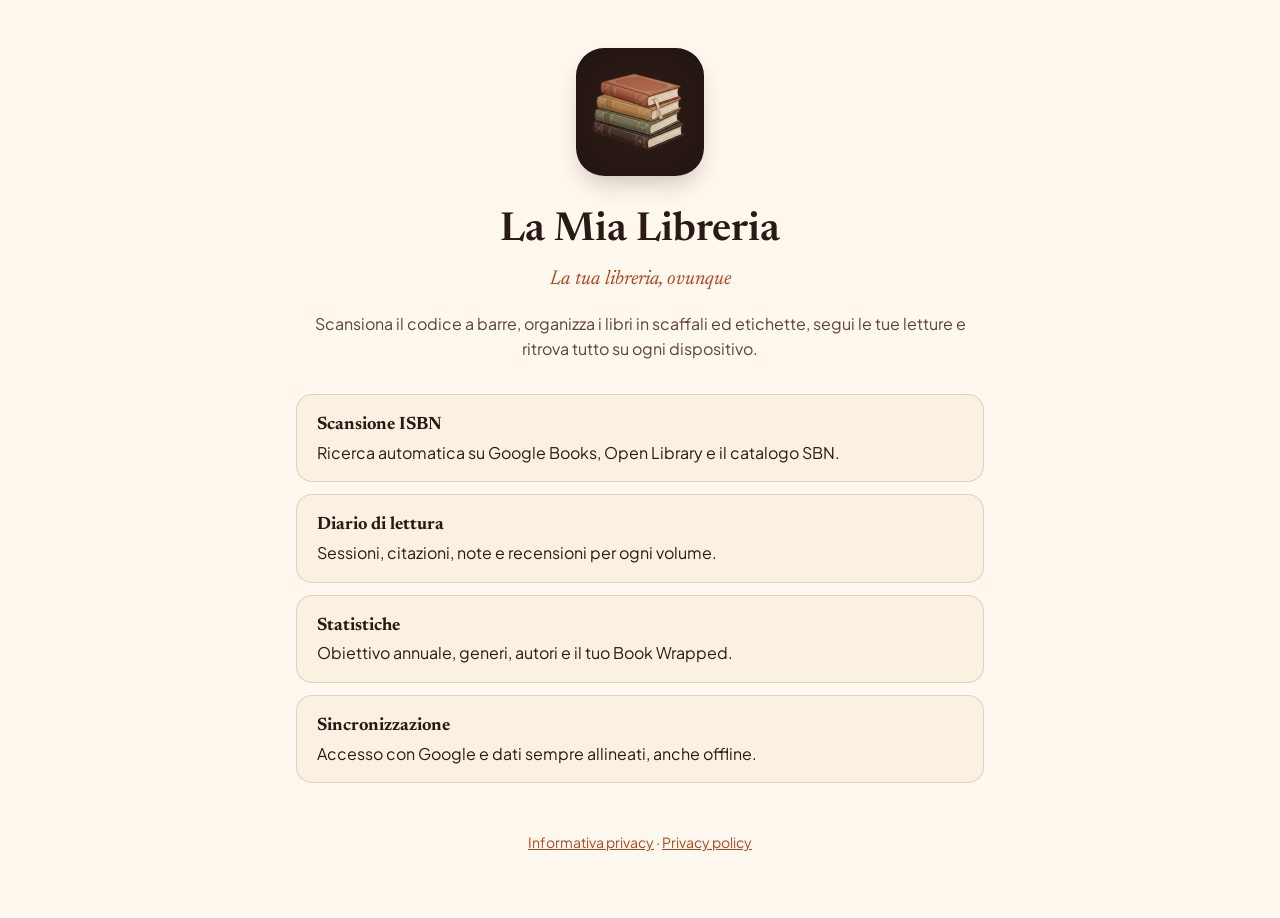
<file: index.html>
<!doctype html>
<html lang="it">
<head>
  <meta charset="utf-8">
  <meta name="viewport" content="width=device-width, initial-scale=1">
  <title>La Mia Libreria</title>
  <meta name="description" content="Cataloga i tuoi libri, segui le letture e ritrova tutto su ogni dispositivo.">
  <link rel="icon" href="icon.png">
  <link rel="preconnect" href="https://fonts.googleapis.com">
  <link rel="stylesheet" href="https://fonts.googleapis.com/css2?family=Newsreader:ital,wght@0,500;0,600;1,500&family=Plus+Jakarta+Sans:wght@400;600&display=swap">
  <link rel="stylesheet" href="styles.css">
</head>
<body>
  <main>
    <section class="hero">
      <img src="icon.png" alt="Icona di La Mia Libreria: una pila di libri rilegati">
      <h1>La Mia Libreria</h1>
      <p class="tagline">La tua libreria, ovunque</p>
      <p class="lead">Scansiona il codice a barre, organizza i libri in scaffali ed etichette, segui le tue letture e ritrova tutto su ogni dispositivo.</p>
    </section>
    <ul class="features">
      <li><strong>Scansione ISBN</strong>Ricerca automatica su Google Books, Open Library e il catalogo SBN.</li>
      <li><strong>Diario di lettura</strong>Sessioni, citazioni, note e recensioni per ogni volume.</li>
      <li><strong>Statistiche</strong>Obiettivo annuale, generi, autori e il tuo Book Wrapped.</li>
      <li><strong>Sincronizzazione</strong>Accesso con Google e dati sempre allineati, anche offline.</li>
    </ul>
    <footer><a href="privacy.html">Informativa privacy</a> · <a href="privacy.html#en">Privacy policy</a></footer>
  </main>
</body>
</html>
</file>
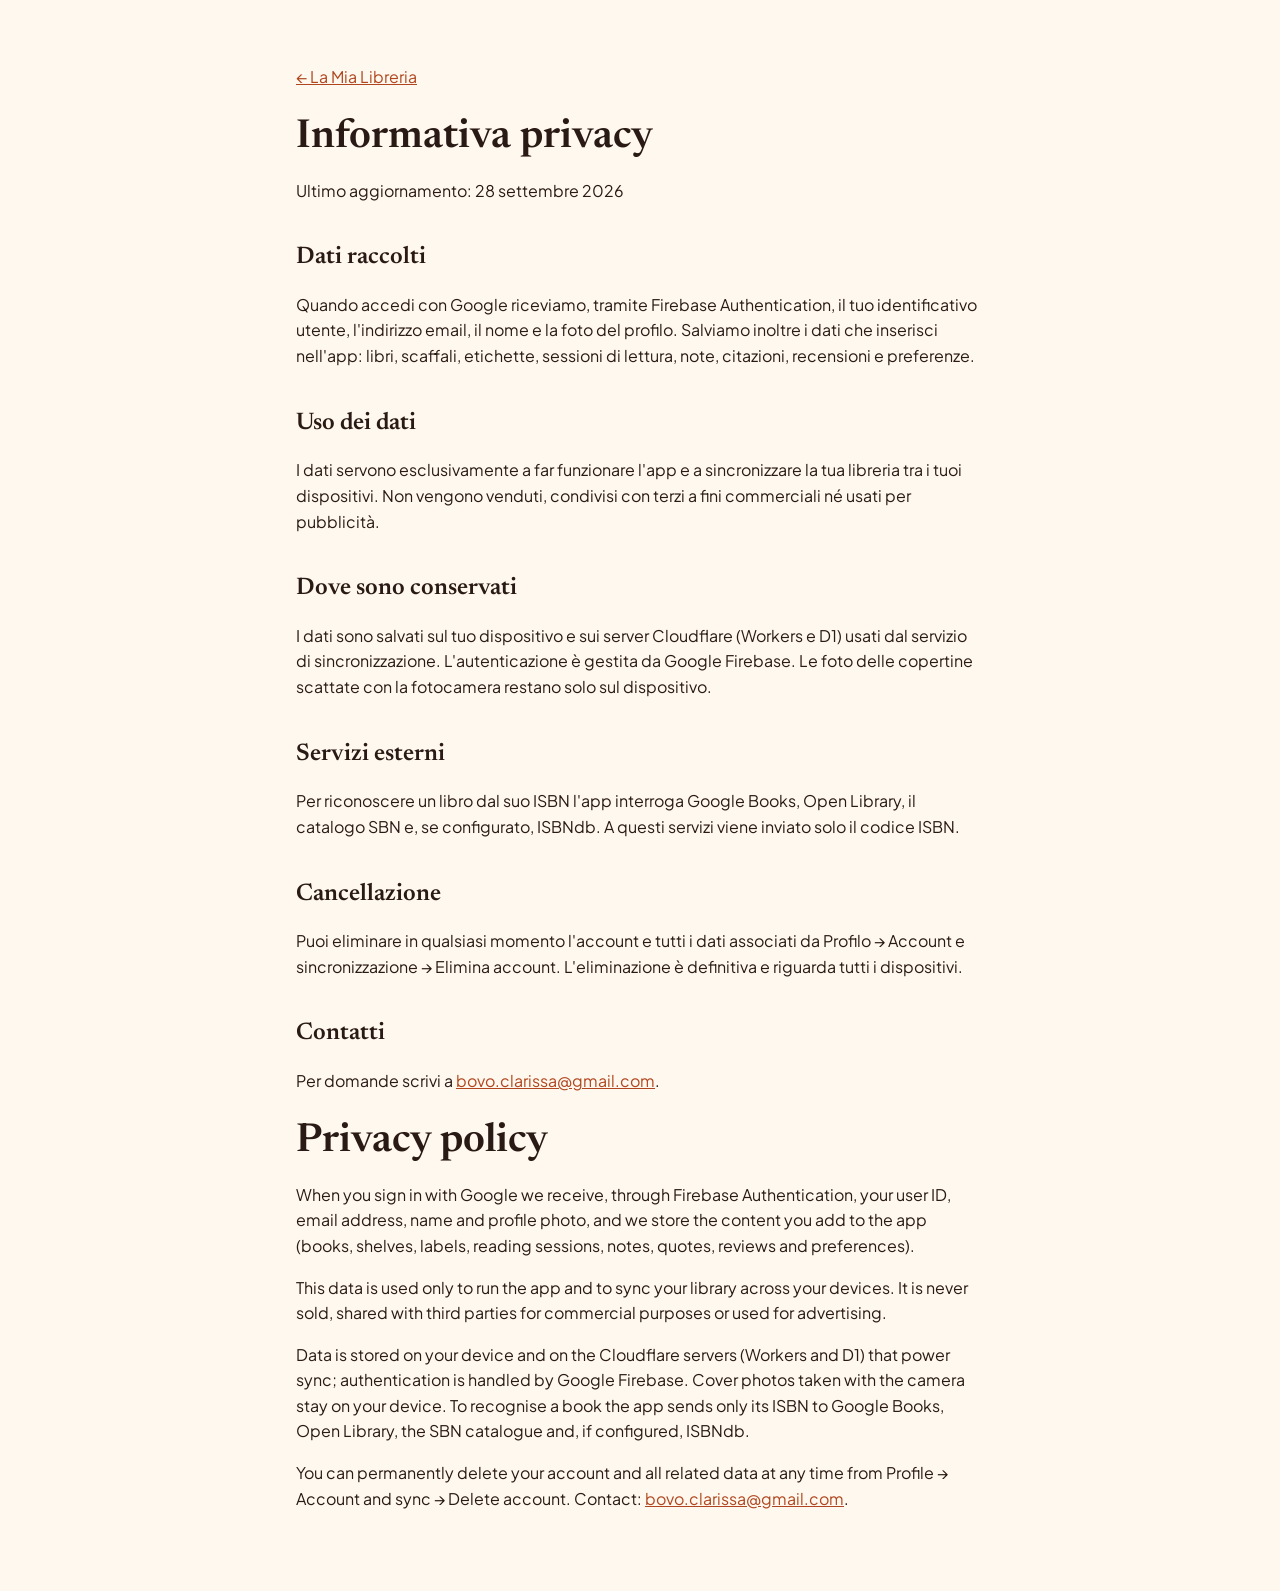
<file: privacy.html>
<!doctype html>
<html lang="it">
<head>
  <meta charset="utf-8">
  <meta name="viewport" content="width=device-width, initial-scale=1">
  <title>Informativa privacy · La Mia Libreria</title>
  <link rel="icon" href="icon.png">
  <link rel="preconnect" href="https://fonts.googleapis.com">
  <link rel="stylesheet" href="https://fonts.googleapis.com/css2?family=Newsreader:wght@600&family=Plus+Jakarta+Sans:wght@400;600&display=swap">
  <link rel="stylesheet" href="styles.css">
</head>
<body>
  <main>
    <p><a href="index.html">← La Mia Libreria</a></p>
    <h1>Informativa privacy</h1>
    <p>Ultimo aggiornamento: 28 settembre 2026</p>

    <h2>Dati raccolti</h2>
    <p>Quando accedi con Google riceviamo, tramite Firebase Authentication, il tuo identificativo utente, l'indirizzo email, il nome e la foto del profilo. Salviamo inoltre i dati che inserisci nell'app: libri, scaffali, etichette, sessioni di lettura, note, citazioni, recensioni e preferenze.</p>

    <h2>Uso dei dati</h2>
    <p>I dati servono esclusivamente a far funzionare l'app e a sincronizzare la tua libreria tra i tuoi dispositivi. Non vengono venduti, condivisi con terzi a fini commerciali né usati per pubblicità.</p>

    <h2>Dove sono conservati</h2>
    <p>I dati sono salvati sul tuo dispositivo e sui server Cloudflare (Workers e D1) usati dal servizio di sincronizzazione. L'autenticazione è gestita da Google Firebase. Le foto delle copertine scattate con la fotocamera restano solo sul dispositivo.</p>

    <h2>Servizi esterni</h2>
    <p>Per riconoscere un libro dal suo ISBN l'app interroga Google Books, Open Library, il catalogo SBN e, se configurato, ISBNdb. A questi servizi viene inviato solo il codice ISBN.</p>

    <h2>Cancellazione</h2>
    <p>Puoi eliminare in qualsiasi momento l'account e tutti i dati associati da Profilo → Account e sincronizzazione → Elimina account. L'eliminazione è definitiva e riguarda tutti i dispositivi.</p>

    <h2>Contatti</h2>
    <p>Per domande scrivi a <a href="mailto:bovo.clarissa@gmail.com">bovo.clarissa@gmail.com</a>.</p>

    <h1 id="en" lang="en">Privacy policy</h1>
    <div lang="en">
      <p>When you sign in with Google we receive, through Firebase Authentication, your user ID, email address, name and profile photo, and we store the content you add to the app (books, shelves, labels, reading sessions, notes, quotes, reviews and preferences).</p>
      <p>This data is used only to run the app and to sync your library across your devices. It is never sold, shared with third parties for commercial purposes or used for advertising.</p>
      <p>Data is stored on your device and on the Cloudflare servers (Workers and D1) that power sync; authentication is handled by Google Firebase. Cover photos taken with the camera stay on your device. To recognise a book the app sends only its ISBN to Google Books, Open Library, the SBN catalogue and, if configured, ISBNdb.</p>
      <p>You can permanently delete your account and all related data at any time from Profile → Account and sync → Delete account. Contact: <a href="mailto:bovo.clarissa@gmail.com">bovo.clarissa@gmail.com</a>.</p>
    </div>
  </main>
</body>
</html>
</file>
<file: styles.css>
:root {
  --surface: #fff8ee;
  --surface-card: #fbf1e3;
  --ink: #2a1a15;
  --muted: #5e4136;
  --primary: #b0461f;
  --hairline: rgba(94, 65, 54, 0.18);
  color-scheme: light dark;
}

@media (prefers-color-scheme: dark) {
  :root {
    --surface: #1c1411;
    --surface-card: #241a16;
    --ink: #f4e4d7;
    --muted: #e2c5b6;
    --primary: #ff9e78;
    --hairline: #3e302a;
  }
}

* { box-sizing: border-box; }

body {
  margin: 0;
  background: var(--surface);
  color: var(--ink);
  font: 16px/1.6 "Plus Jakarta Sans", system-ui, sans-serif;
}

main { max-width: 720px; margin: 0 auto; padding: 48px 16px 64px; }

h1, h2 { font-family: "Newsreader", Georgia, serif; font-weight: 600; line-height: 1.2; }
h1 { font-size: 40px; margin: 24px 0 8px; }
h2 { font-size: 24px; margin-top: 40px; }

a { color: var(--primary); }

.hero { text-align: center; }
.hero img { width: 128px; height: 128px; border-radius: 28px; box-shadow: 0 12px 24px -6px rgba(42, 26, 21, 0.25); }
.tagline { color: var(--primary); font-family: "Newsreader", Georgia, serif; font-style: italic; font-size: 20px; margin: 0; }
.lead { color: var(--muted); }

.features { display: grid; gap: 12px; padding: 0; list-style: none; margin: 32px 0; }
.features li { background: var(--surface-card); border: 1px solid var(--hairline); border-radius: 16px; padding: 16px 20px; }
.features strong { display: block; font-family: "Newsreader", Georgia, serif; font-size: 18px; }

footer { margin-top: 48px; color: var(--muted); font-size: 14px; text-align: center; }
</file>
